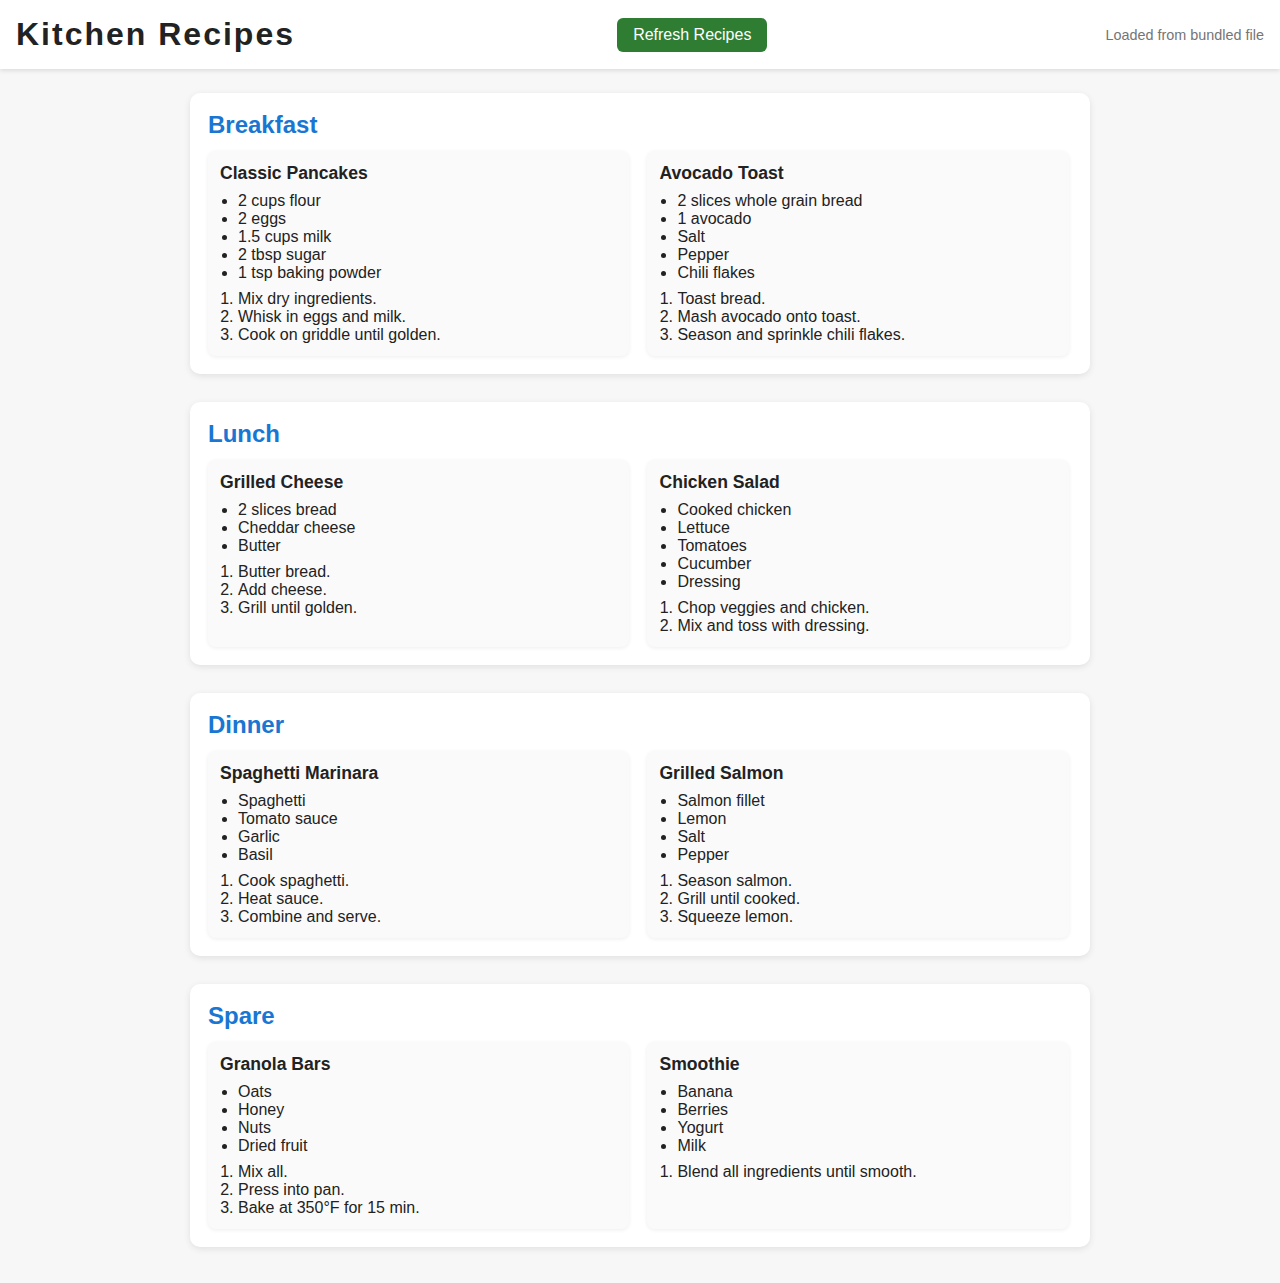
<file: index.html>
<!DOCTYPE html>
<html lang="en">
<head>
  <meta charset="UTF-8">
  <title>Kitchen Recipes Display</title>
  <meta name="viewport" content="width=device-width, initial-scale=1.0">
  <link rel="stylesheet" href="style.css">
</head>
<body>
  <header>
    <h1>Kitchen Recipes</h1>
    <button id="refreshBtn">Refresh Recipes</button>
    <span id="status"></span>
  </header>
  <main>
    <section id="categories"></section>
  </main>
  <script src="script.js"></script>
</body>
</html>
</file>
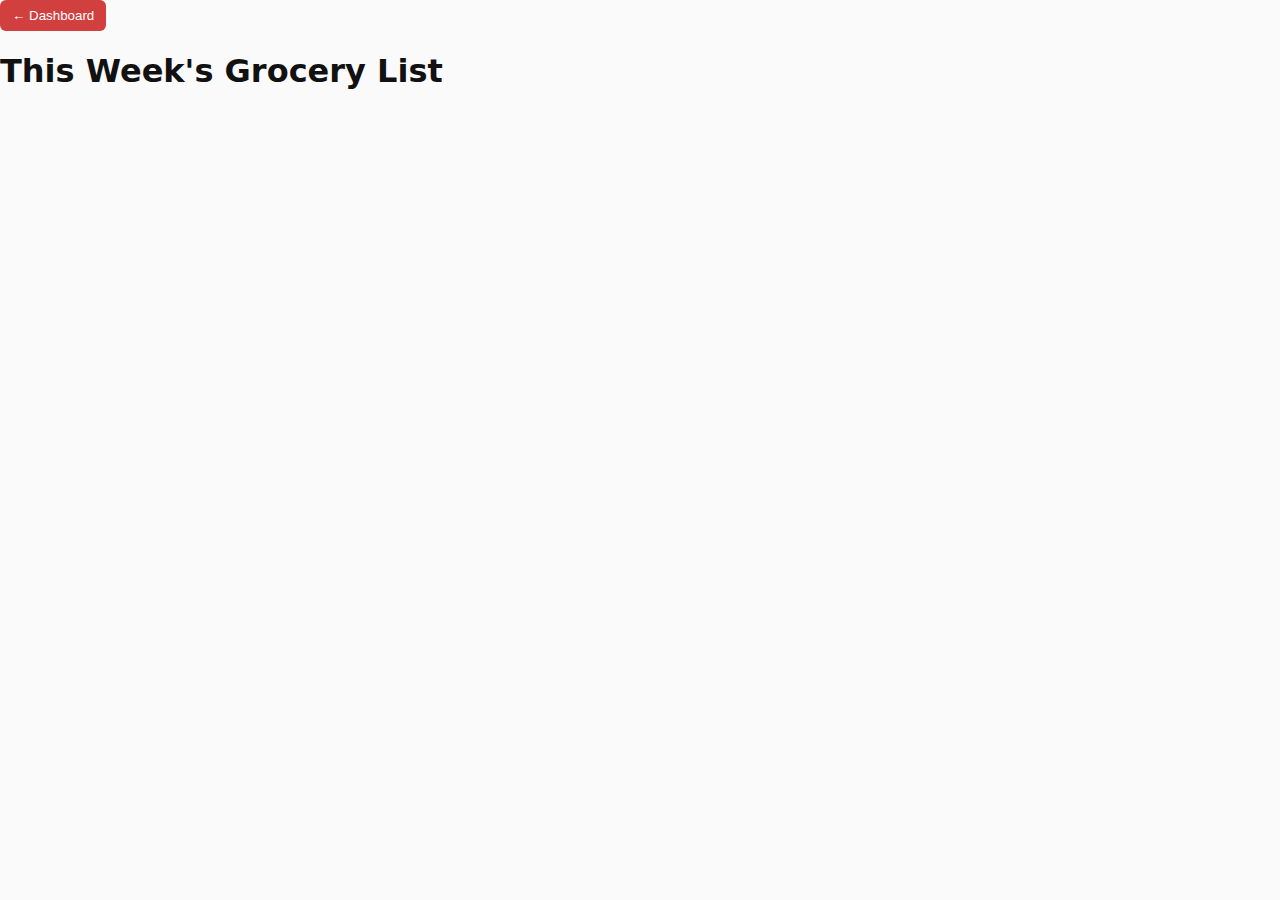
<file: root/grocery.html>
<!DOCTYPE html>
<html lang="en">
<head>
  <meta charset="UTF-8">
  <title>Grocery List</title>
  <meta name="viewport" content="width=device-width,initial-scale=1.0">
  <link rel="stylesheet" href="style.css">
</head>
<body>
  <header>
    <button class="btn" onclick="location.href='index.html'">← Dashboard</button>
    <h1>This Week's Grocery List</h1>
  </header>
  <div class="page" id="groceryListPage"></div>
  <script src="script.js"></script>
</body>
</html>
</file>
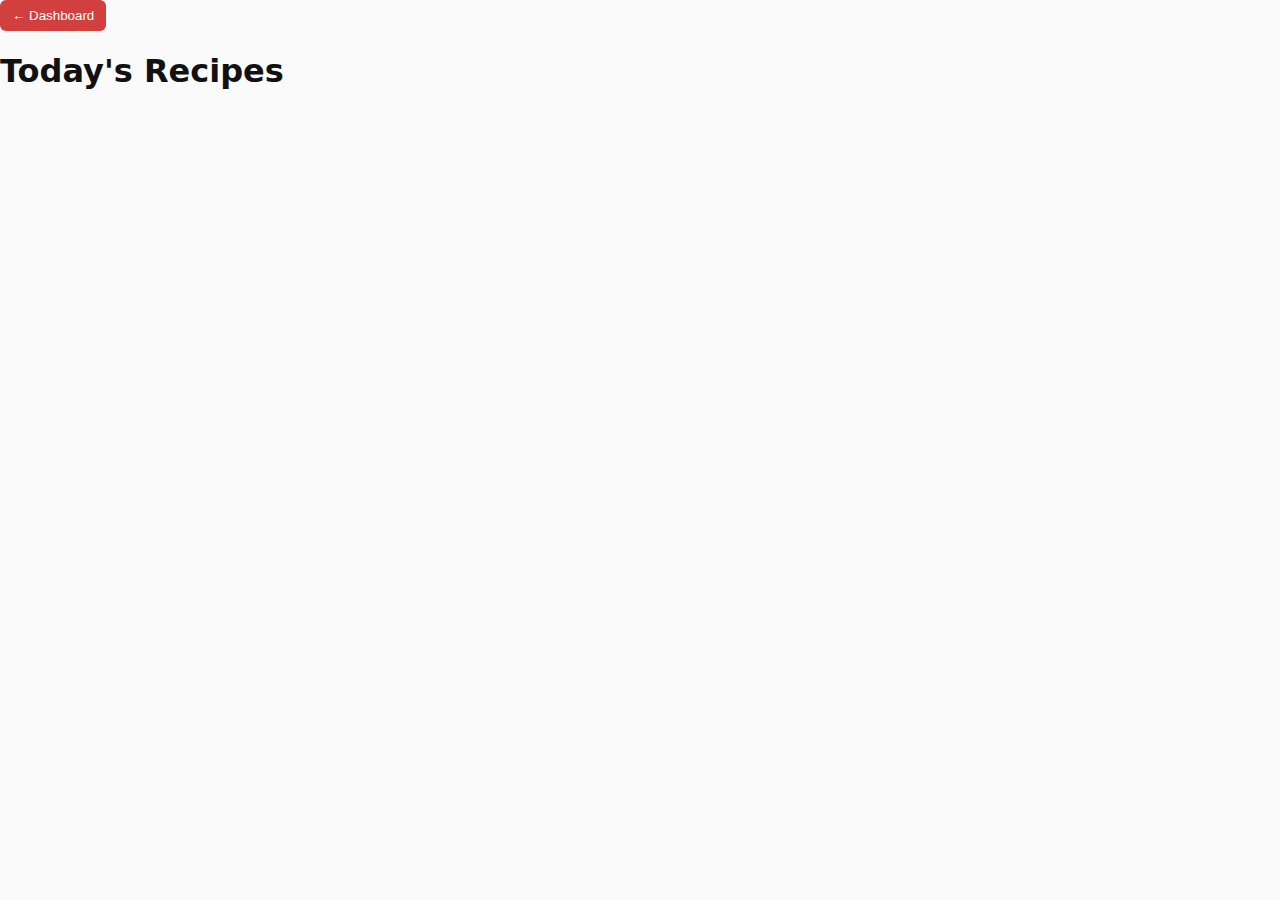
<file: root/recipes.html>
<!DOCTYPE html>
<html lang="en">
<head>
  <meta charset="UTF-8">
  <title>Today's Recipes</title>
  <meta name="viewport" content="width=device-width,initial-scale=1.0">
  <link rel="stylesheet" href="style.css">
</head>
<body>
  <header>
    <button class="btn" onclick="location.href='index.html'">← Dashboard</button>
    <h1>Today's Recipes</h1>
  </header>
  <div class="page" id="recipesPage"></div>
  <script src="script.js"></script>
</body>
</html>
</file>
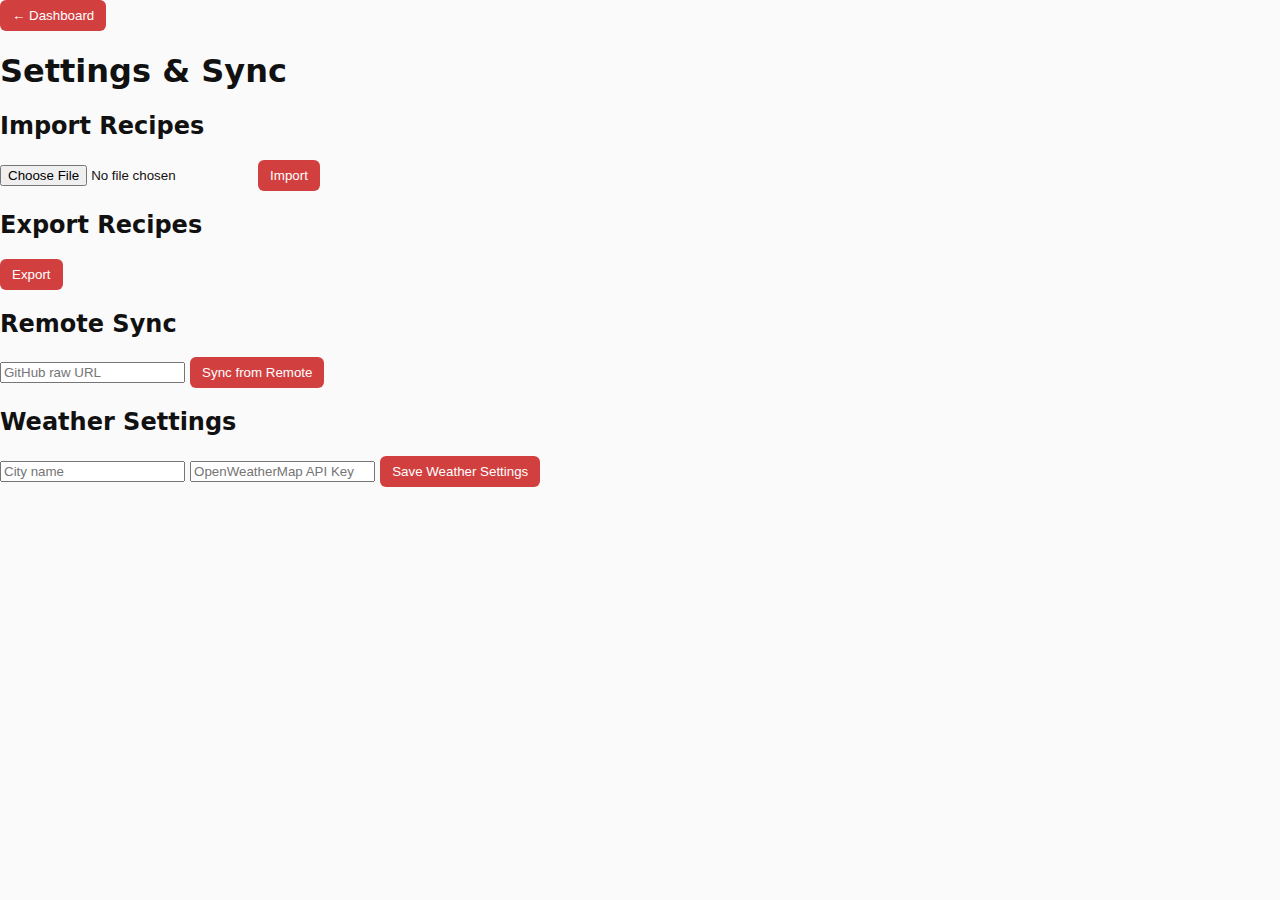
<file: root/settings.html>
<!DOCTYPE html>
<html lang="en">
<head>
  <meta charset="UTF-8">
  <title>Settings</title>
  <meta name="viewport" content="width=device-width,initial-scale=1.0">
  <link rel="stylesheet" href="style.css">
</head>
<body>
  <header>
    <button class="btn" onclick="location.href='index.html'">← Dashboard</button>
    <h1>Settings & Sync</h1>
  </header>
  <div class="page" id="settingsPage">
    <section class="widget">
      <h2>Import Recipes</h2>
      <input type="file" id="importRecipesInput" accept=".json">
      <button onclick="importRecipes()" class="btn">Import</button>
    </section>
    <section class="widget">
      <h2>Export Recipes</h2>
      <button onclick="exportRecipes()" class="btn">Export</button>
    </section>
    <section class="widget">
      <h2>Remote Sync</h2>
      <input type="text" id="remoteUrlInput" placeholder="GitHub raw URL">
      <button onclick="syncRemoteRecipes()" class="btn">Sync from Remote</button>
    </section>
    <section class="widget">
      <h2>Weather Settings</h2>
      <input type="text" id="weatherCityInput" placeholder="City name">
      <input type="text" id="weatherApiKeyInput" placeholder="OpenWeatherMap API Key">
      <button onclick="saveWeatherSettings()" class="btn">Save Weather Settings</button>
    </section>
  </div>
  <script src="script.js"></script>
</body>
</html>
</file>
<file: style.css>
body {
  font-family: 'Segoe UI', Arial, sans-serif;
  background: #f7f7f7;
  color: #222;
  margin: 0;
  padding: 0;
}

header {
  background: #fff;
  padding: 16px;
  box-shadow: 0 2px 4px #ddd;
  display: flex;
  align-items: center;
  justify-content: space-between;
}

header h1 {
  margin: 0;
  font-size: 2em;
  letter-spacing: 2px;
}

#refreshBtn {
  background: #2e7d32;
  color: #fff;
  border: none;
  padding: 8px 16px;
  font-size: 1em;
  border-radius: 6px;
  cursor: pointer;
  margin-right: 16px;
  transition: background 0.2s;
}
#refreshBtn:hover {
  background: #388e3c;
}

#status {
  font-size: 0.9em;
  color: #757575;
}

main {
  padding: 24px 8px 8px 8px;
  max-width: 900px;
  margin: auto;
}

.category {
  background: #fff;
  border-radius: 10px;
  box-shadow: 0 2px 6px #e0e0e0;
  margin-bottom: 28px;
  padding: 18px;
}

.category h2 {
  margin-top: 0;
  margin-bottom: 12px;
  font-size: 1.5em;
  color: #1976d2;
}

.recipe-list {
  display: flex;
  flex-wrap: wrap;
  gap: 18px;
}

.recipe {
  background: #fafafa;
  border-radius: 8px;
  box-shadow: 0 1px 4px #eee;
  padding: 12px;
  min-width: 200px;
  flex: 1 1 250px;
  max-width: 46%;
}

.recipe h3 {
  margin: 0 0 8px 0;
  font-size: 1.1em;
}

.recipe ul, .recipe ol {
  margin: 8px 0 0 18px;
  padding: 0;
}

@media (max-width: 700px) {
  .recipe-list {
    flex-direction: column;
    gap: 12px;
  }
  main {
    padding: 10px 2px;
  }
}
</file>
<file: root/style.css>
:root{
  --bg:#fafafa;
  --card:#fff;
  --accent:#d23f3f;
  --muted:#666;
  --pad:12px;
  --radius:8px;
}
*{box-sizing:border-box}
html,body{height:100%;margin:0;font-family:system-ui,-apple-system,Segoe UI,Roboto,"Helvetica Neue",Arial}
body{background:var(--bg);color:#111}
.topbar{display:flex;justify-content:space-between;align-items:center;padding:12px 16px;background:#fff;border-bottom:1px solid #eee}
.topbar .time{font-size:1.3rem;font-weight:600}
.topbar .date{font-size:.9rem;color:var(--muted)}
.topbar .weather{margin-right:12px}
.btn{background:var(--accent);color:#fff;border:none;padding:8px 12px;border-radius:6px;cursor:pointer}
.btn.small{padding:6px 8px;font-size:.9rem}
button.back{background:#eee;color:#111;margin-bottom:8px}
main{padding:16px}
.menu{display:flex;gap:8px;flex-wrap:wrap;margin-bottom:12px}
.nav-btn{flex:1;padding:12px;background:#fff;border-radius:8px;border:1px solid #eee;cursor:pointer}
.view{min-height:60vh}
.view-page{background:transparent}
.hidden{display:none}
.cards{display:grid;grid-template-columns:repeat(auto-fit,minmax(220px,1fr));gap:12px}
.card{background:var(--card);padding:12px;border-radius:10px;box-shadow:0 1px 4px rgba(0,0,0,0.03)}
.grocery-list{list-style:none;padding:0;margin:0}
.grocery-list li{display:flex;align-items:center;padding:8px;border-bottom:1px solid #f1f1f1}
.grocery-list input[type=checkbox]{margin-right:8px}
.modal{position:fixed;left:0;right:0;top:0;bottom:0;display:flex;align-items:center;justify-content:center;background:rgba(0,0,0,0.4)}
.modal-body{background:#fff;padding:18px;border-radius:10px;width:90%;max-width:560px}
.modal-body label{display:block;margin:8px 0}
.modal-body input{width:100%;padding:8px;border:1px solid #ddd;border-radius:6px}
.modal-actions{display:flex;gap:8px;justify-content:flex-end;margin-top:12px}
.footer{padding:12px;text-align:center;color:var(--muted);font-size:.9rem;border-top:1px solid #eee}
.recipe-steps{margin-top:8px}
.note{font-size:.8rem;color:var(--muted);margin-top:8px}
.small-muted{font-size:.85rem;color:var(--muted)}
</file>
